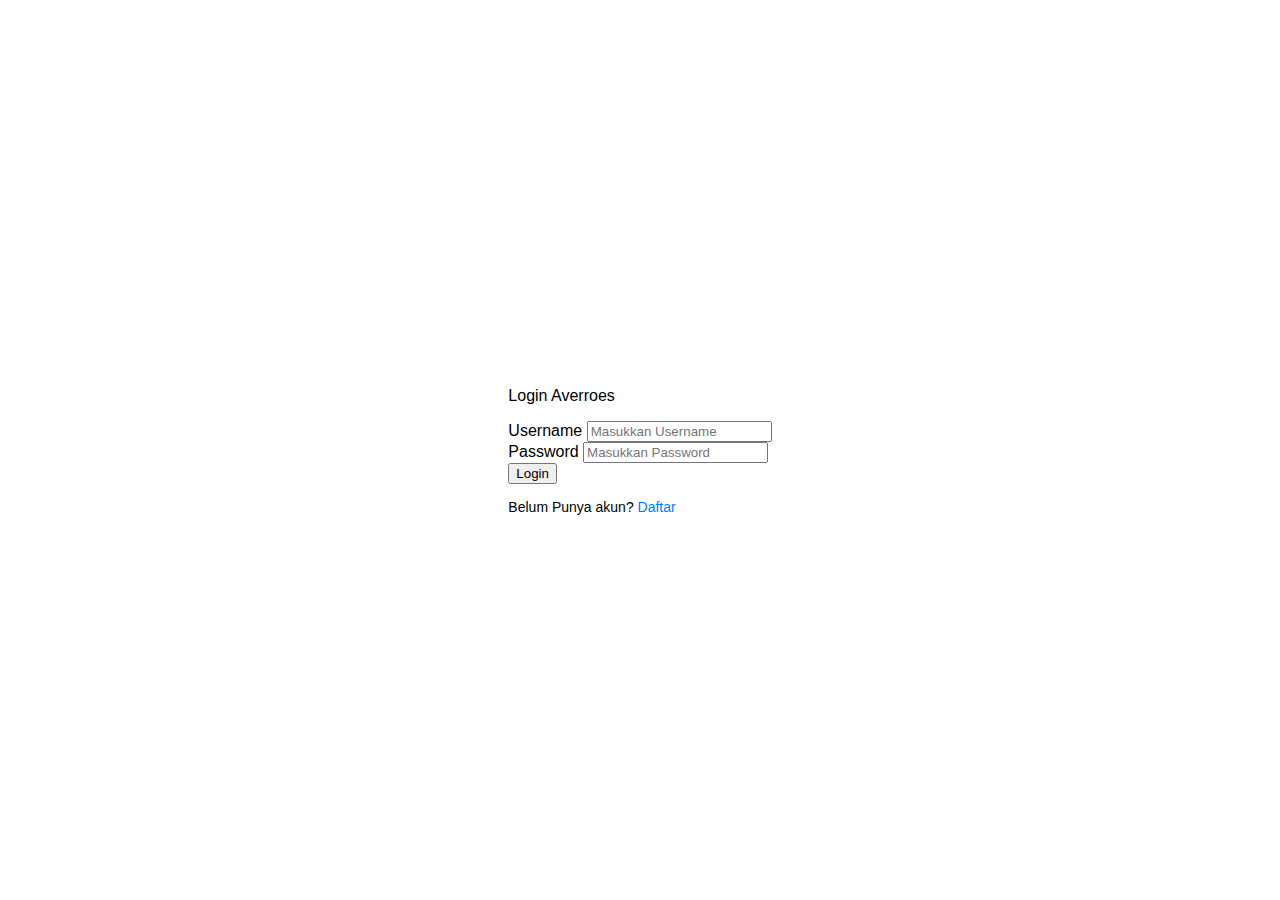
<file: rpl/login.html>
<!DOCTYPE html>
<html lang="en">

<head>
    <meta charset="UTF-8">
    <meta name="viewport" content="width=device-width, initial-scale=1.0">
    <title>Login Averroes</title>
<link rel="stylesheet" href="login.css"></head>

<body>
    <div class="card_login">
        <p class="judul_login">Login Averroes</p>
        <form action="">
            <label for="Username">Username</label>
            <input type="text" placeholder="Masukkan Username">
            <br>
            <label for="Password">Password</label>
            <input type="password" placeholder="Masukkan Password">
            <br>
            <button type="submit">Login</button>        </form>
        <p class="ket_daftar">Belum Punya akun? <a href="">Daftar</a></p>
    </div>


</body>

</html>
</file>
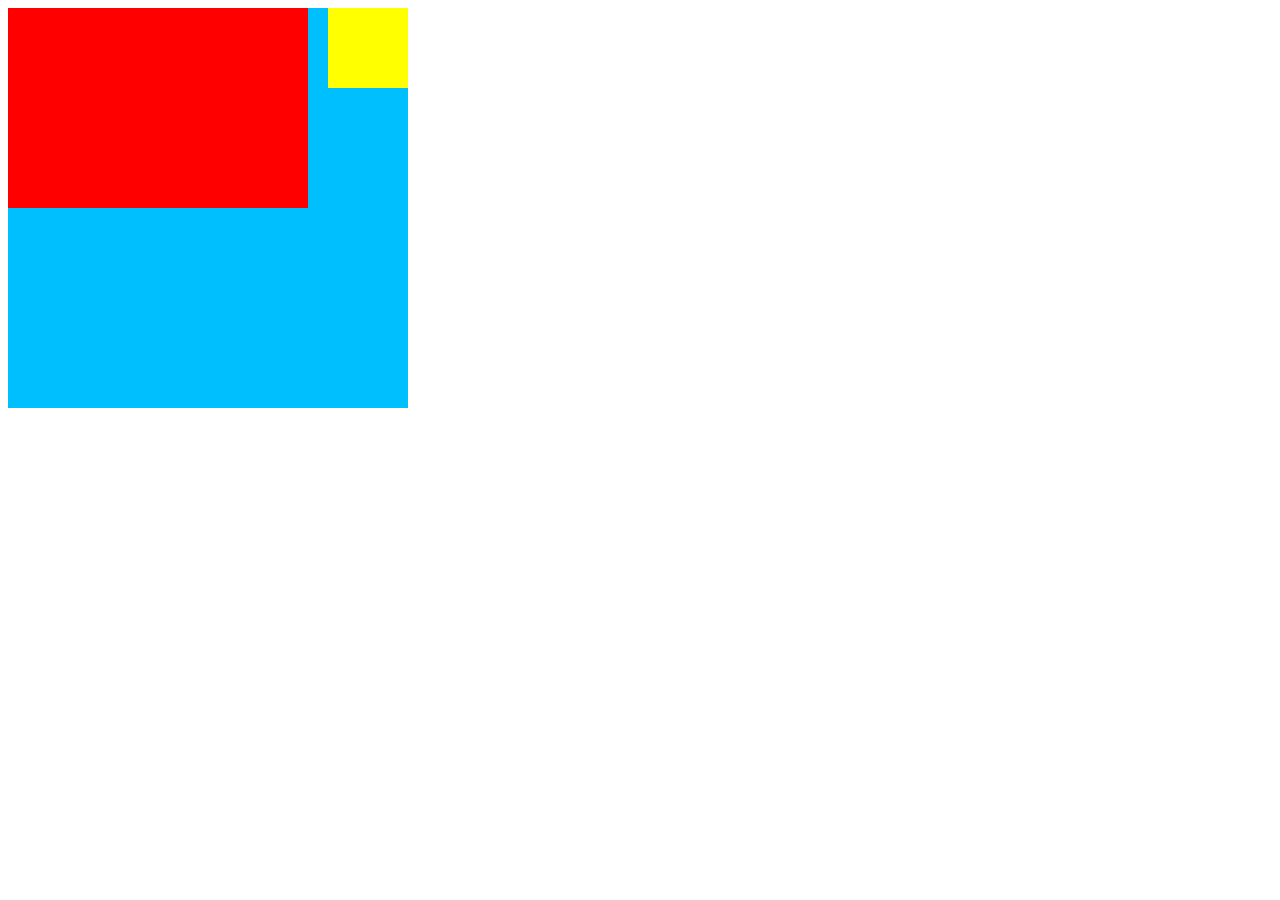
<file: rpl/ppp/coba.html>
<!DOCTYPE html>
<html>

<head>
	<style>
		.small-square {
			position: absolute;
			right: 0    ;
			height: 80px;
			width: 80px;
			background: yellow;
		}

		.medium-square {
			height: 200px;
			width: 300px;
			background: red;
		}

		.big-square {
			position: relative;
			height: 400px;
			width: 400px;
			background: deepskyblue;
		}
	</style>
</head>

<body>
	<div class="big-square">
		<div class="medium-square">
			<div class="small-square"></div>
		</div>
	</div>
</body>

</html>
</file>
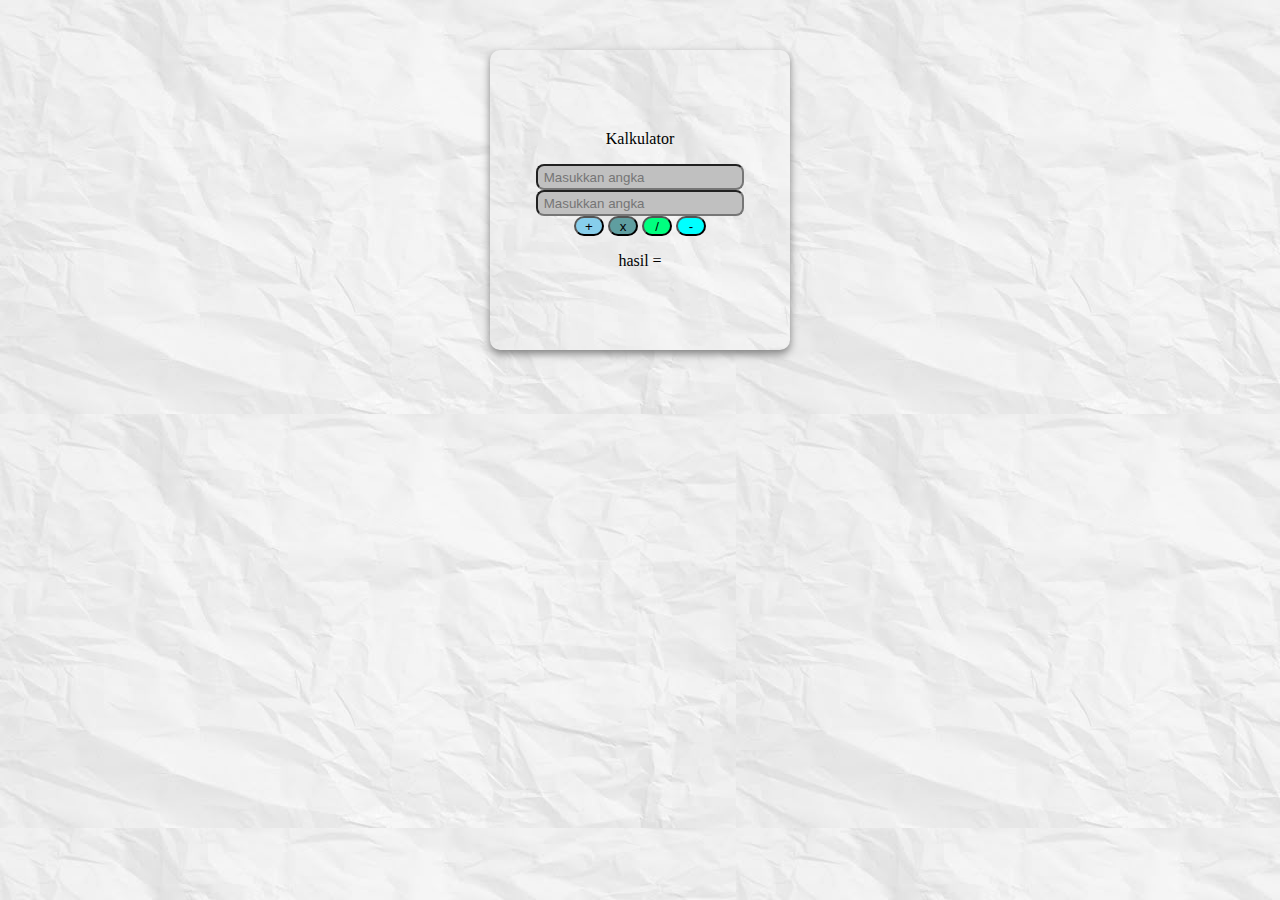
<file: rpl/ppp/latihanjs.html>
<!DOCTYPE html>
<html lang="en">
  <head>
    <meta charset="UTF-8" />
    <meta name="viewport" content="width=device-width, initial-scale=1.0" />
    <title>Document</title>
    <link rel="stylesheet" href="latihanjs.css" />
  </head>
  <body>
    <section class="Kalkulator">
        
      <div class="kotak">
        <p>Kalkulator</p>
        <div class="woi1">
          <input placeholder=" Masukkan angka" type="number" name="angka1" id="angka1" />
          <input placeholder=" Masukkan angka" type="number" name="angka2" id="angka2" />
        </div>
        <div class="woi2">
          <button id="tambah">+</button>
          <button id="kali">x</button>
          <button id="bagi">/</button>
          <button id="kurang">-</button>
        </div>
        <p id="hasil">hasil = </p>
        
      </div>
    </section>
    <script src="latihanjs.js"></script>
  </body>
</html>
</file>
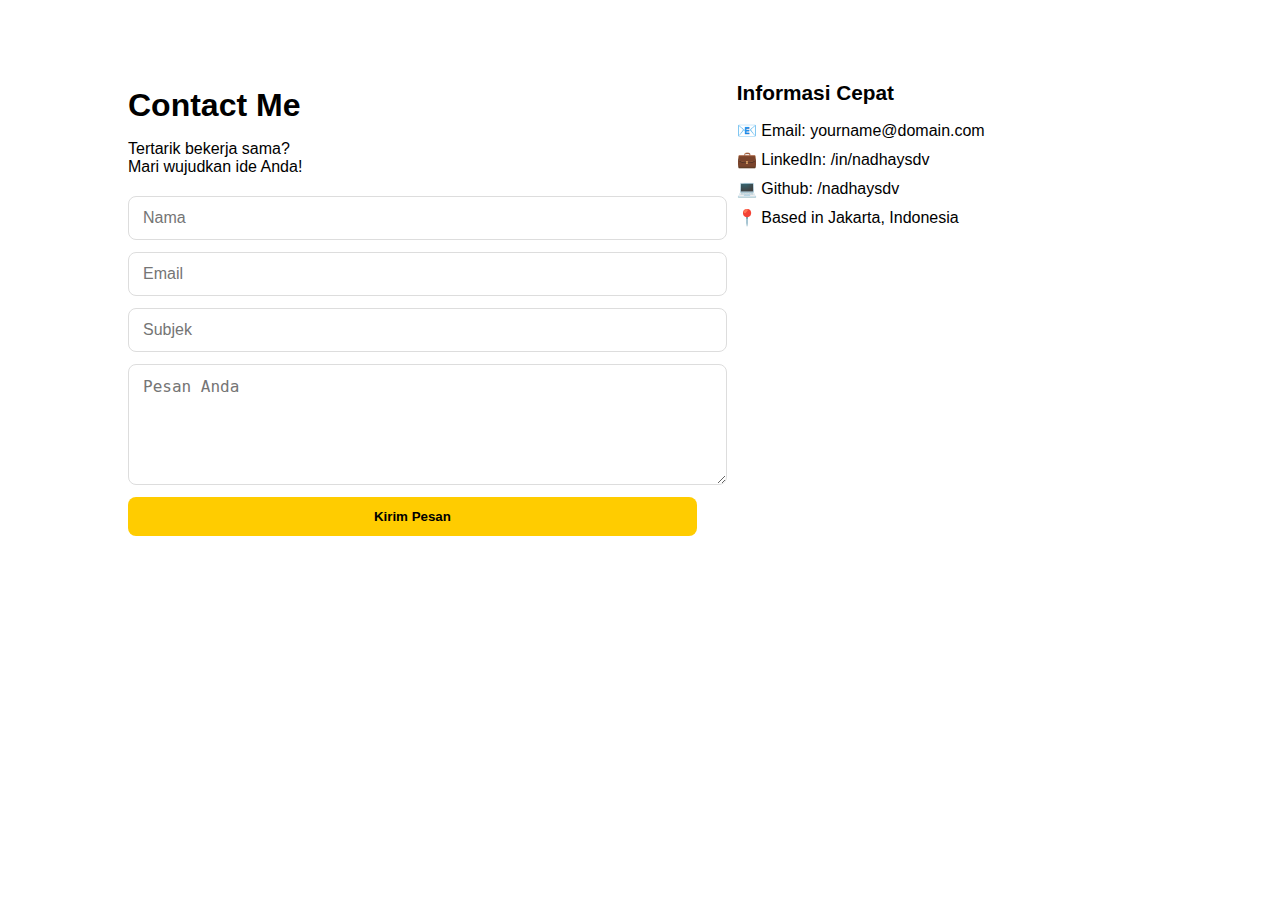
<file: rpl/ppp/nyacak.html>
<!DOCTYPE html>
<html lang="id">
<head>
  <meta charset="UTF-8">
  <meta name="viewport" content="width=device-width, initial-scale=1.0">
  <title>Contact Me</title>
  <link rel="stylesheet" href="nyacak.css">
</head>
<body>
  <section class="contact-section">
    <div class="contact-container">
      <div class="contact-left">
        <h2>Contact Me</h2>
        <p>Tertarik bekerja sama?<br>Mari wujudkan ide Anda!</p>

        <form action="#" class="contact-form">
          <input type="text" placeholder="Nama" required>
          <input type="email" placeholder="Email" required>
          <input type="text" placeholder="Subjek">
          <textarea rows="5" placeholder="Pesan Anda"></textarea>
          <button type="submit">Kirim Pesan</button>
        </form>
      </div>

      <div class="contact-right">
        <h3>Informasi Cepat</h3>
        <ul>
          <li>📧 Email: yourname@domain.com</li>
          <li>💼 LinkedIn: /in/nadhaysdv</li>
          <li>💻 Github: /nadhaysdv</li>
          <li>📍 Based in Jakarta, Indonesia</li>
        </ul>
      </div>
    </div>
  </section>
</body>
</html>
</file>
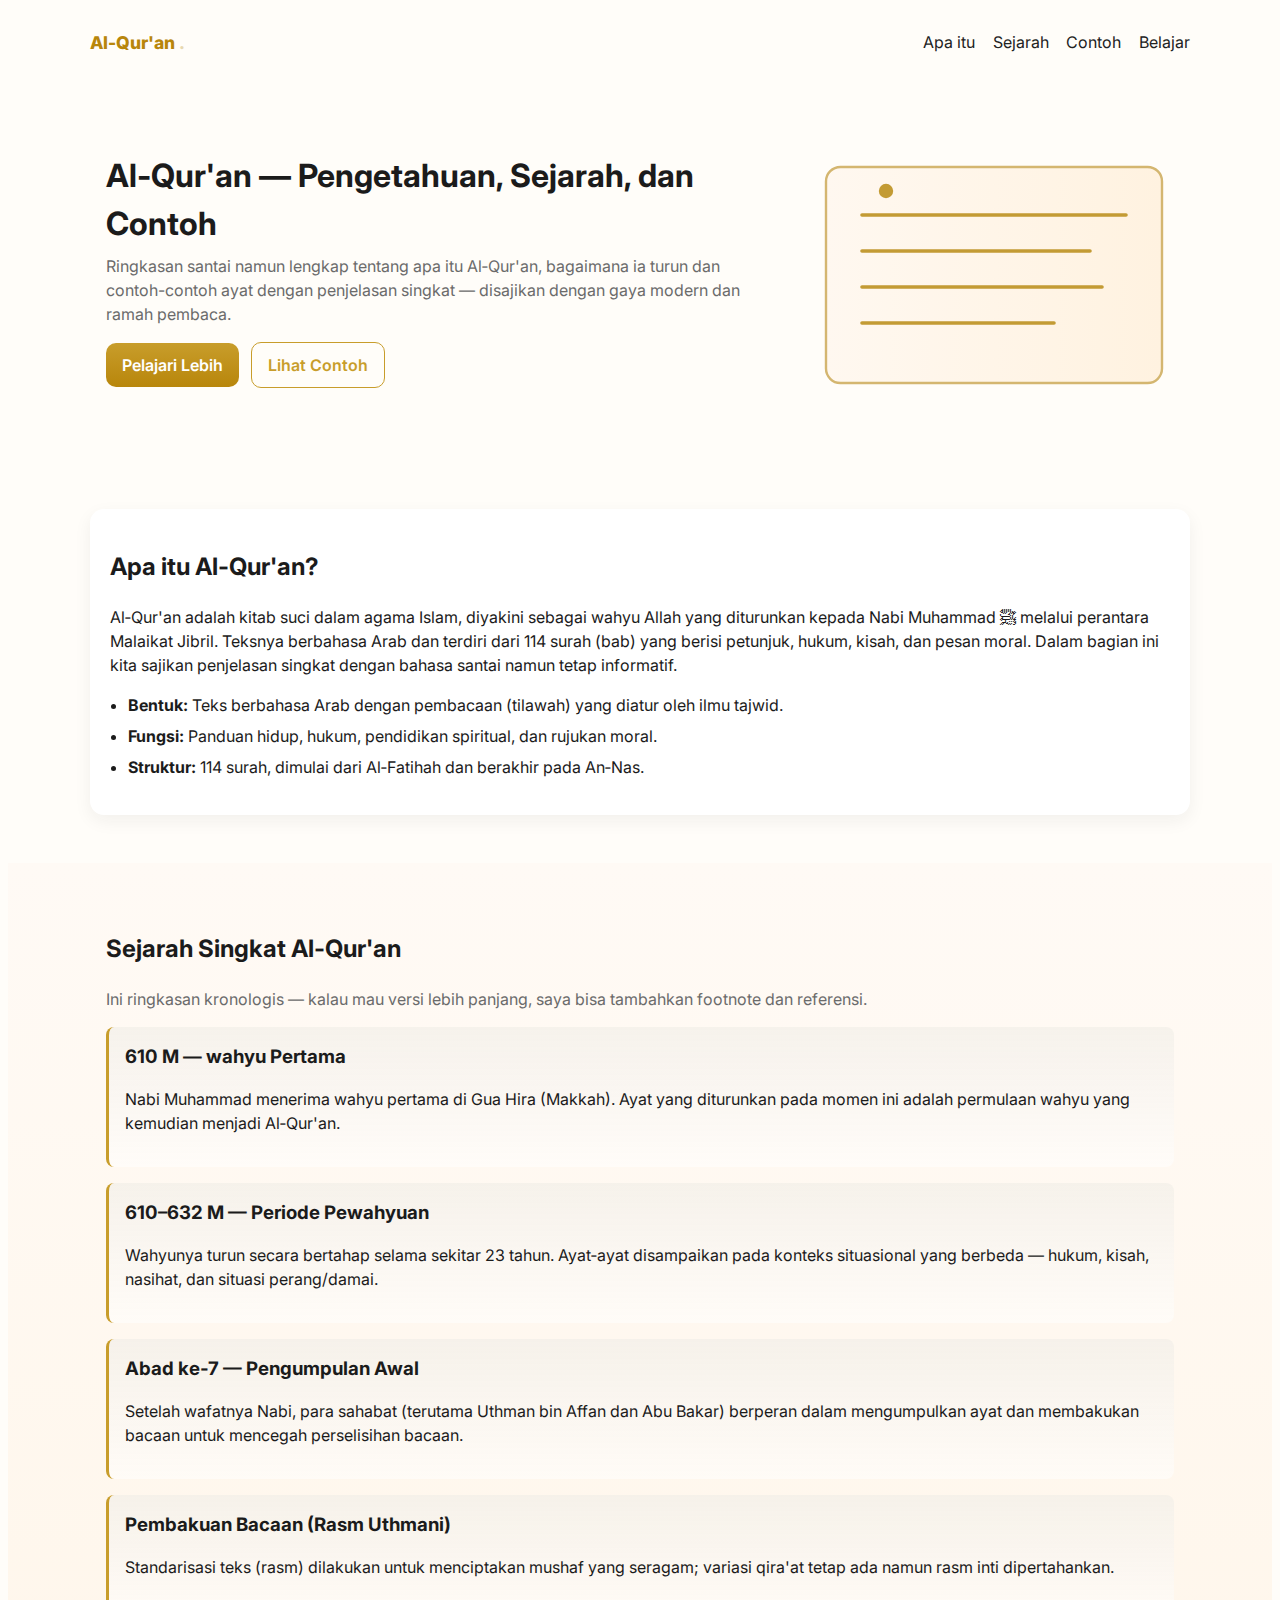
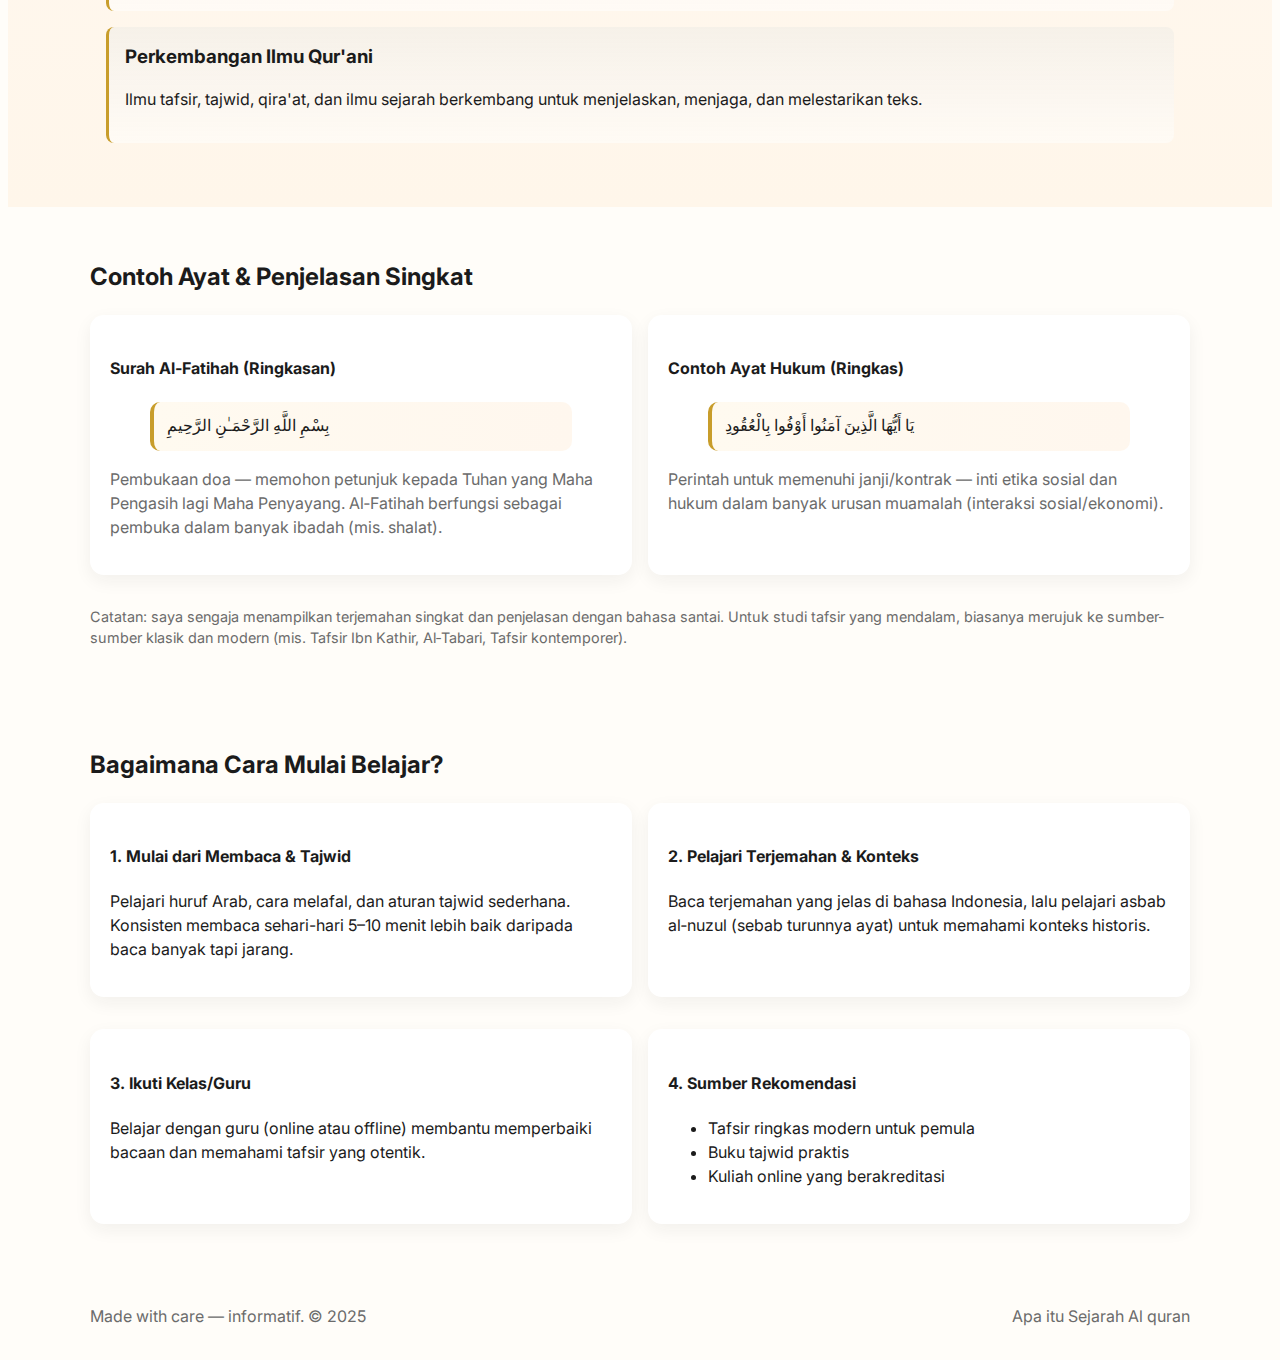
<file: rpl/ppp/ai/alquran.html>
<!doctype html>
<html lang="id">
<head>
<meta charset="utf-8" />
<meta name="viewport" content="width=device-width, initial-scale=1" />
<title>Al-Qur'an — Ringkas & Modern</title>
<meta name="description" content="Apa itu Al-Qur'an, sejarah lengkap, contoh ayat dan cara mempelajari — disajikan santai, informatif, dengan desain modern berwarna emas." />
<link rel="preconnect" href="https://fonts.gstatic.com" crossorigin>
<link href="https://fonts.googleapis.com/css2?family=Inter:wght@300;400;600;700;800&display=swap" rel="stylesheet">
<link rel="stylesheet" href="alquran.css">
</head>
<body>
<header class="site-header">
<div class="container header-inner">
<a class="brand" href="#">Al-Qur'an <span class="dot">.</span></a>
<nav class="nav" id="nav">
<a href="#about">Apa itu</a>
<a href="#history">Sejarah</a>
<a href="#examples">Contoh</a>
<a href="#learn">Belajar</a>
</nav>
<button class="nav-toggle" aria-label="Buka menu" id="navToggle">☰</button>
</div>
</header>


<main>
<section class="hero">
<div class="container hero-grid">
<div class="hero-text">
<h1>Al‑Qur'an — Pengetahuan, Sejarah, dan Contoh</h1>
<p class="lead">Ringkasan santai namun lengkap tentang apa itu Al‑Qur'an, bagaimana ia turun dan contoh-contoh ayat dengan penjelasan singkat — disajikan dengan gaya modern dan ramah pembaca.</p>
<p class="cta-row">
<a class="btn primary" href="#about">Pelajari Lebih</a>
<a class="btn ghost" href="#examples">Lihat Contoh</a>
</p>
</div>
<div class="hero-visual" aria-hidden="true">
<!-- simple illustrative SVG -->
<svg viewBox="0 0 300 220" class="illustration">
<defs>
<linearGradient id="g" x1="0" x2="1">
<stop offset="0" stop-color="#fff8f0" />
<stop offset="1" stop-color="#fff2e0" />
</linearGradient>
</defs>
<rect x="10" y="20" width="280" height="180" rx="12" fill="url(#g)" stroke="#d4b670" stroke-width="2" />
<path d="M40 60h220M40 90h190M40 120h200M40 150h160" stroke="#c39b34" stroke-width="3" stroke-linecap="round" />
<circle cx="60" cy="40" r="6" fill="#c39b34" />
</svg>
</div>
</div>
</section>


<section id="about" class="section container">
<div class="card">
<h2>Apa itu Al‑Qur'an?</h2>
<p>Al‑Qur'an adalah kitab suci dalam agama Islam, diyakini sebagai wahyu Allah yang diturunkan kepada Nabi Muhammad ﷺ melalui perantara Malaikat Jibril. Teksnya berbahasa Arab dan terdiri dari 114 surah (bab) yang berisi petunjuk, hukum, kisah, dan pesan moral. Dalam bagian ini kita sajikan penjelasan singkat dengan bahasa santai namun tetap informatif.</p>
<ul class="simple-list">
<li><strong>Bentuk:</strong> Teks berbahasa Arab dengan pembacaan (tilawah) yang diatur oleh ilmu tajwid.</li>
<li><strong>Fungsi:</strong> Panduan hidup, hukum, pendidikan spiritual, dan rujukan moral.</li>
<li><strong>Struktur:</strong> 114 surah, dimulai dari Al‑Fatihah dan berakhir pada An‑Nas.</li>
</ul>
</div>
</section>


<section id="history" class="section pale">
<div class="container">
<h2>Sejarah Singkat Al‑Qur'an</h2>
<p class="muted">Ini ringkasan kronologis — kalau mau versi lebih panjang, saya bisa tambahkan footnote dan referensi.</p>


<ol class="timeline">
<li>
<h3>610 M — wahyu Pertama</h3>
<p>Nabi Muhammad menerima wahyu pertama di Gua Hira (Makkah). Ayat yang diturunkan pada momen ini adalah permulaan wahyu yang kemudian menjadi Al‑Qur'an.</p>
</li>
<li>
<h3>610–632 M — Periode Pewahyuan</h3>
<p>Wahyunya turun secara bertahap selama sekitar 23 tahun. Ayat‑ayat disampaikan pada konteks situasional yang berbeda — hukum, kisah, nasihat, dan situasi perang/damai.</p>
</li>
<li>
<h3>Abad ke‑7 — Pengumpulan Awal</h3>
<p>Setelah wafatnya Nabi, para sahabat (terutama Uthman bin Affan dan Abu Bakar) berperan dalam mengumpulkan ayat dan membakukan bacaan untuk mencegah perselisihan bacaan.</p>
</li>
<li>
<h3>Pembakuan Bacaan (Rasm Uthmani)</h3>
<p>Standarisasi teks (rasm) dilakukan untuk menciptakan mushaf yang seragam; variasi qira'at tetap ada namun rasm inti dipertahankan.</p>
</li>
<li>
<h3>Perkembangan Ilmu Qur'ani</h3>
<p>Ilmu tafsir, tajwid, qira'at, dan ilmu sejarah berkembang untuk menjelaskan, menjaga, dan melestarikan teks.</p>
</li>
</ol>
</div>
</section>
<section id="examples" class="section container">
<h2>Contoh Ayat & Penjelasan Singkat</h2>


<div class="grid-2">
<article class="card example">
<h4>Surah Al‑Fatihah (Ringkasan)</h4>
<blockquote class="ayah">بِسْمِ اللَّهِ الرَّحْمَـٰنِ الرَّحِيمِ</blockquote>
<p class="explain">Pembukaan doa — memohon petunjuk kepada Tuhan yang Maha Pengasih lagi Maha Penyayang. Al‑Fatihah berfungsi sebagai pembuka dalam banyak ibadah (mis. shalat).</p>
</article>


<article class="card example">
<h4>Contoh Ayat Hukum (Ringkas)</h4>
<blockquote class="ayah">يَا أَيُّهَا الَّذِينَ آمَنُوا أَوْفُوا بِالْعُقُودِ</blockquote>
<p class="explain">Perintah untuk memenuhi janji/kontrak — inti etika sosial dan hukum dalam banyak urusan muamalah (interaksi sosial/ekonomi).</p>
</article>
</div>


<p class="note">Catatan: saya sengaja menampilkan terjemahan singkat dan penjelasan dengan bahasa santai. Untuk studi tafsir yang mendalam, biasanya merujuk ke sumber-sumber klasik dan modern (mis. Tafsir Ibn Kathir, Al‑Tabari, Tafsir kontemporer).</p>
</section>


<section id="learn" class="section container">
<h2>Bagaimana Cara Mulai Belajar?</h2>
<div class="learn-grid">
<div class="card">
<h4>1. Mulai dari Membaca & Tajwid</h4>
<p>Pelajari huruf Arab, cara melafal, dan aturan tajwid sederhana. Konsisten membaca sehari-hari 5–10 menit lebih baik daripada baca banyak tapi jarang.</p>
</div>
<div class="card">
<h4>2. Pelajari Terjemahan & Konteks</h4>
<p>Baca terjemahan yang jelas di bahasa Indonesia, lalu pelajari asbab al‑nuzul (sebab turunnya ayat) untuk memahami konteks historis.</p>
</div>
<div class="card">
<h4>3. Ikuti Kelas/Guru</h4>
<p>Belajar dengan guru (online atau offline) membantu memperbaiki bacaan dan memahami tafsir yang otentik.</p>
</div>
<div class="card">
<h4>4. Sumber Rekomendasi</h4>
<ul>
<li>Tafsir ringkas modern untuk pemula</li>
<li>Buku tajwid praktis</li>
<li>Kuliah online yang berakreditasi</li>
</ul>
</div>
</div>
</section>


</main>


<footer class="site-footer">
<div class="container footer-inner">
<p>Made with care — informatif. &copy; 2025</p>
<nav class="footer-nav">
<a href="#about">Apa itu</a>
<a href="#history">Sejarah</a>
<a href="#learn">Al quran</a>
</nav>
</div>
</footer>
<script>
// small nav toggle for mobile
const nav = document.getElementById('nav');
const btn = document.getElementById('navToggle');
btn.addEventListener('click', ()=> {
nav.classList.toggle('open');
});
</script>
</body>
</html>
</file>
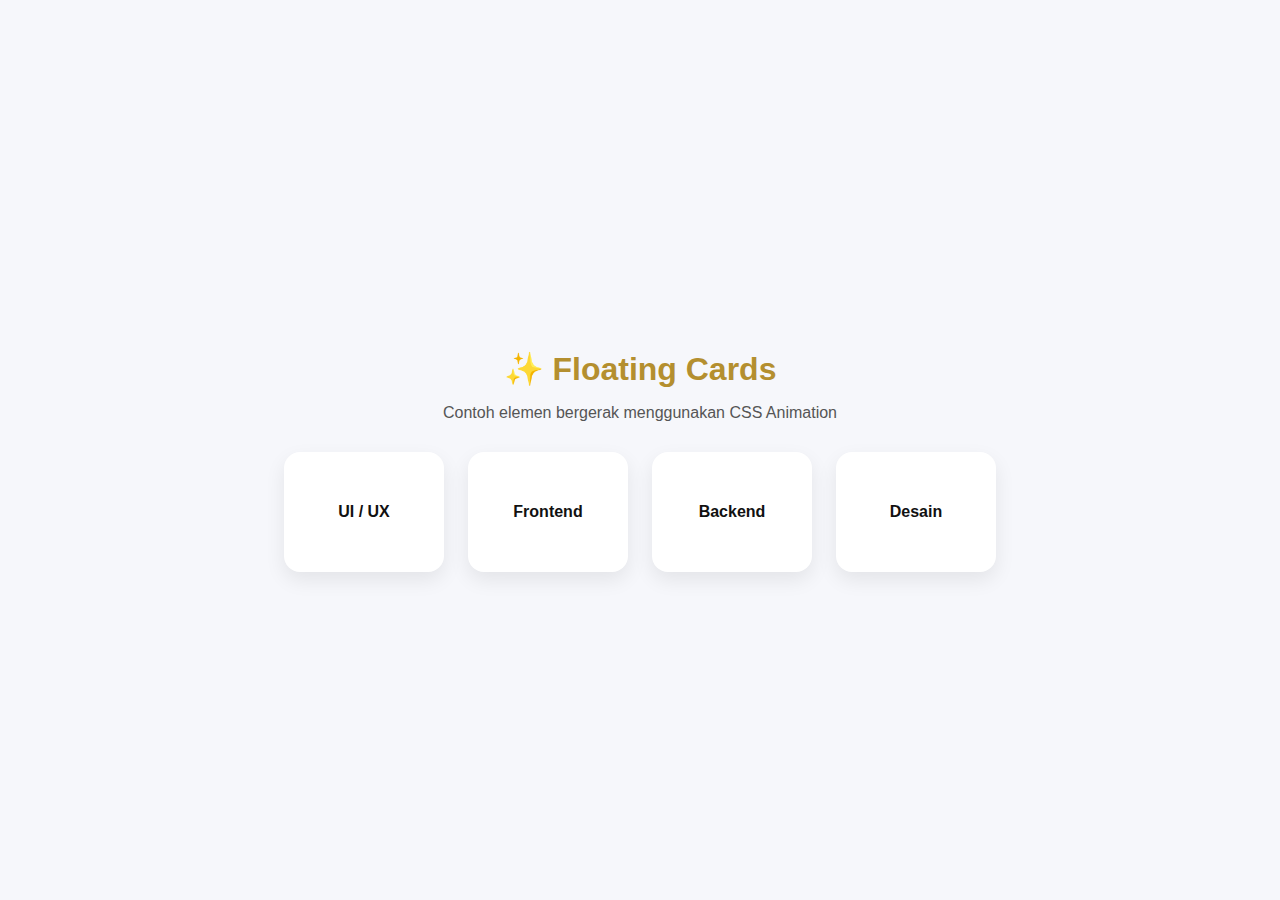
<file: rpl/ppp/ai/gerak.html>
<!DOCTYPE html>
<html lang="id">
<head>
  <meta charset="UTF-8">
  <meta name="viewport" content="width=device-width, initial-scale=1.0">
  <title>Floating Cards</title>
  <link rel="stylesheet" href="gerak.css">
</head>
<body>
  <main class="container">
    <h1>✨ Floating Cards</h1>
    <p class="subtitle">Contoh elemen bergerak menggunakan CSS Animation</p>

    <section class="cards">
      <div class="card">UI / UX</div>
      <div class="card">Frontend</div>
      <div class="card">Backend</div>
      <div class="card">Desain</div>
    </section>
  </main>
</body>
</html>
</file>
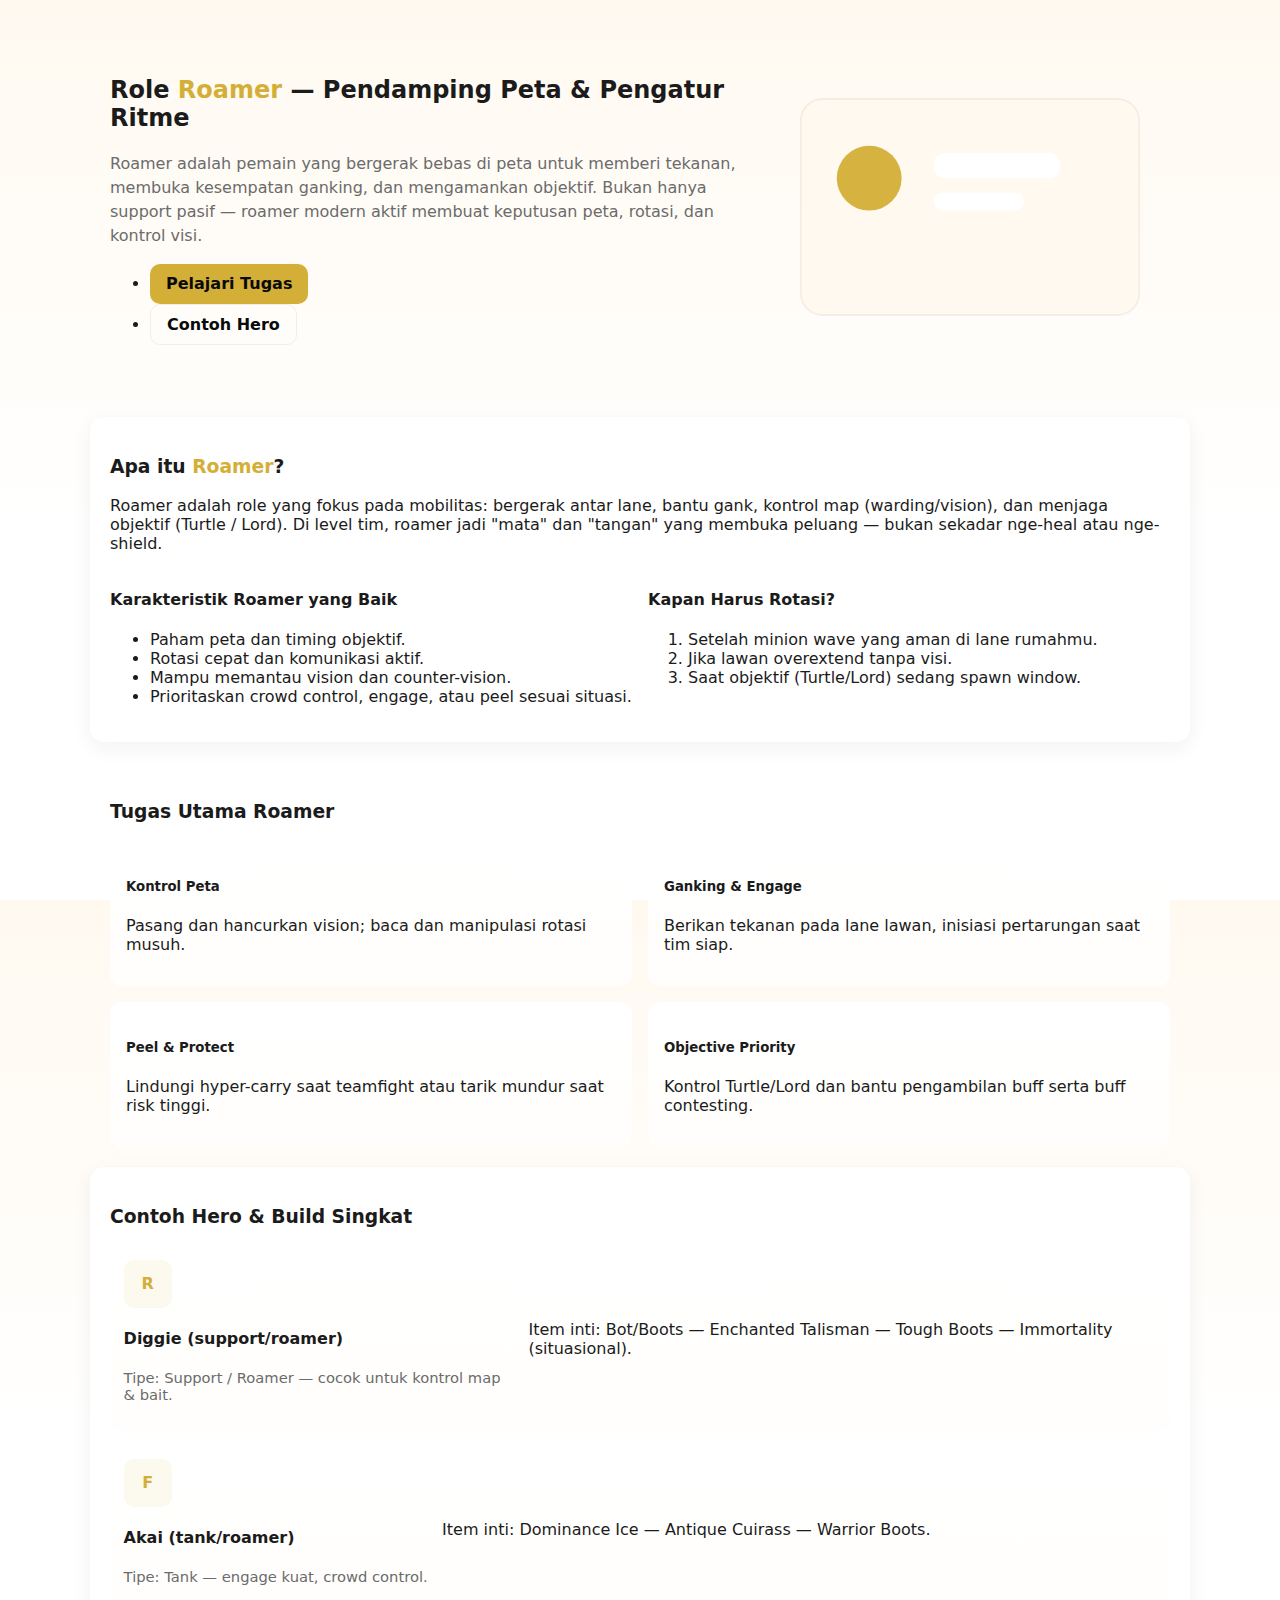
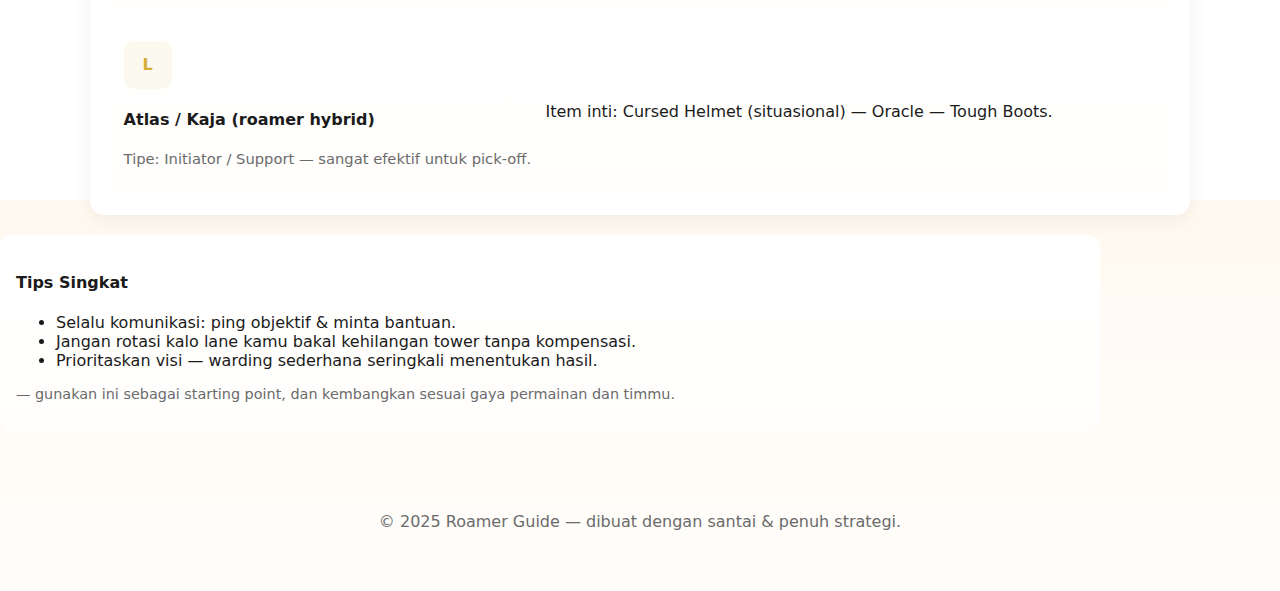
<file: rpl/ppp/ai/roamer.html>
<!doctype html>

<link rel="stylesheet" href="roamer.css">
<main>
<section class="hero">
<div class="container hero-grid">
<div class="hero-content">
<h2>Role <span class="accent">Roamer</span> — Pendamping Peta & Pengatur Ritme</h2>
<p class="lead">Roamer adalah pemain yang bergerak bebas di peta untuk memberi tekanan, membuka kesempatan ganking, dan mengamankan objektif. Bukan hanya support pasif — roamer modern aktif membuat keputusan peta, rotasi, dan kontrol visi.</p>


<ul class="hero-ctas">
<li><a href="#tugas" class="btn">Pelajari Tugas</a></li>
<li><a href="#contoh" class="btn btn-ghost">Contoh Hero</a></li>
</ul>
</div>


<div class="hero-art">
<!-- lightweight illustration (SVG) -->
<svg viewBox="0 0 200 140" class="illustration" aria-hidden="true">
<rect x="6" y="10" width="188" height="120" rx="12" fill="var(--cream)" stroke="rgba(0,0,0,0.05)"/>
<g transform="translate(20,30)">
<circle cx="24" cy="24" r="18" fill="var(--gold)" opacity="0.95"/>
<rect x="60" y="10" width="70" height="14" rx="6" fill="#fff"/>
<rect x="60" y="32" width="50" height="10" rx="5" fill="#fff"/>
</g>
</svg>
</div>
</div>
</section>


<section id="apa" class="container card">
<h3>Apa itu <span class="accent">Roamer</span>?</h3>
<p>Roamer adalah role yang fokus pada mobilitas: bergerak antar lane, bantu gank, kontrol map (warding/vision), dan menjaga objektif (Turtle / Lord). Di level tim, roamer jadi "mata" dan "tangan" yang membuka peluang — bukan sekadar nge-heal atau nge-shield.</p>


<div class="two-col">
<div>
<h4>Karakteristik Roamer yang Baik</h4>
<ul>
<li>Paham peta dan timing objektif.</li>
<li>Rotasi cepat dan komunikasi aktif.</li>
<li>Mampu memantau vision dan counter-vision.</li>
<li>Prioritaskan crowd control, engage, atau peel sesuai situasi.</li>
</ul>
</div>
<div>
<h4>Kapan Harus Rotasi?</h4>
<ol>
<li>Setelah minion wave yang aman di lane rumahmu.</li>
<li>Jika lawan overextend tanpa visi.</li>
<li>Saat objektif (Turtle/Lord) sedang spawn window.</li>
</ol>
</div>
</div>
</section>
<section id="tugas" class="container">
<h3>Tugas Utama Roamer</h3>
<div class="grid-cards">
<article class="info-card">
<h5>Kontrol Peta</h5>
<p>Pasang dan hancurkan vision; baca dan manipulasi rotasi musuh.</p>
</article>
<article class="info-card">
<h5>Ganking & Engage</h5>
<p>Berikan tekanan pada lane lawan, inisiasi pertarungan saat tim siap.</p>
</article>
<article class="info-card">
<h5>Peel & Protect</h5>
<p>Lindungi hyper-carry saat teamfight atau tarik mundur saat risk tinggi.</p>
</article>
<article class="info-card">
<h5>Objective Priority</h5>
<p>Kontrol Turtle/Lord dan bantu pengambilan buff serta buff contesting.</p>
</article>
</div>
</section>


<section id="contoh" class="container card">
<h3>Contoh Hero & Build Singkat</h3>
<div class="hero-list">
<div class="hero-item">
<div class="hero-meta">
<div class="hero-sigil">R</div>
<h4>Diggie (support/roamer)</h4>
<p class="muted">Tipe: Support / Roamer — cocok untuk kontrol map & bait.</p>
</div>
<div class="hero-body">
<p>Item inti: Bot/Boots — Enchanted Talisman — Tough Boots — Immortality (situasional).</p>
</div>
</div>


<div class="hero-item">
<div class="hero-meta">
<div class="hero-sigil">F</div>
<h4>Akai (tank/roamer)</h4>
<p class="muted">Tipe: Tank — engage kuat, crowd control.</p>
</div>
<div class="hero-body">
<p>Item inti: Dominance Ice — Antique Cuirass — Warrior Boots.</p>
</div>
</div>


<div class="hero-item">
<div class="hero-meta">
<div class="hero-sigil">L</div>
<h4>Atlas / Kaja (roamer hybrid)</h4>
<p class="muted">Tipe: Initiator / Support — sangat efektif untuk pick-off.</p>
</div>
<div class="hero-body">
<p>Item inti: Cursed Helmet (situasional) — Oracle — Tough Boots.</p>
</div>
</div>
</div>
</section>





<section class="container footer-card">
<h4>Tips Singkat</h4>
<ul>
<li>Selalu komunikasi: ping objektif & minta bantuan.</li>
<li>Jangan rotasi kalo lane kamu bakal kehilangan tower tanpa kompensasi.</li>
<li>Prioritaskan visi — warding sederhana seringkali menentukan hasil.</li>
</ul>


<p class="muted small"> — gunakan ini sebagai starting point, dan kembangkan sesuai gaya permainan dan timmu.</p>
</section>


</main>


<footer class="site-footer">
<div class="container">
<p>© 2025 Roamer Guide — dibuat dengan santai & penuh strategi.</p>
</div>
</footer>


</body>
</html>
</file>
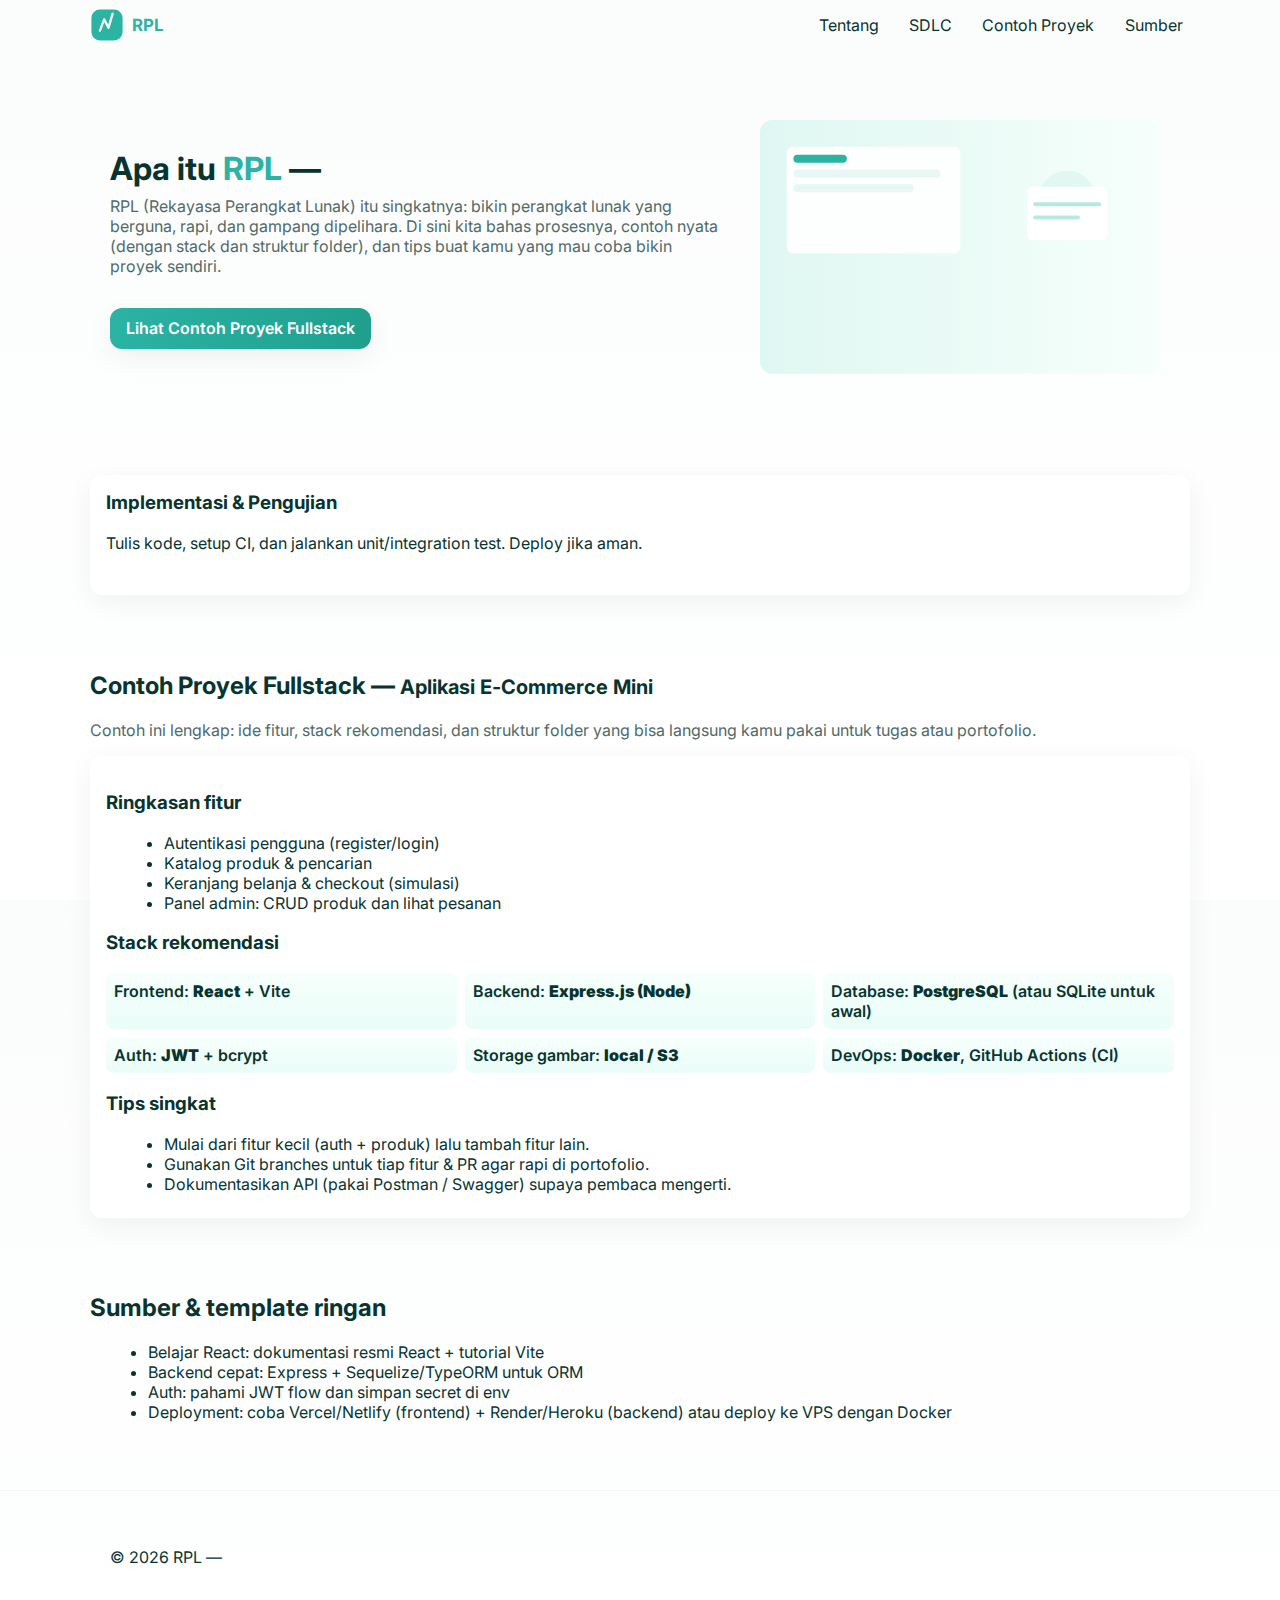
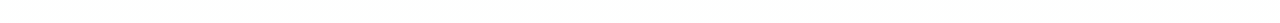
<file: rpl/ppp/ai/rpl.html>
<!doctype html>
<link rel="preconnect" href="https://fonts.googleapis.com">
<link rel="preconnect" href="https://fonts.gstatic.com" crossorigin>
<link href="https://fonts.googleapis.com/css2?family=Inter:wght@300;400;600;700&display=swap" rel="stylesheet">
<link rel="stylesheet" href="rpl.css">
</head>
<body>
<header class="site-header">
<div class="container header-inner">
<a class="brand" href="#">
<!-- simple inline logo -->
<svg width="34" height="34" viewBox="0 0 24 24" aria-hidden="true" focusable="false">
<rect x="1" y="1" width="22" height="22" rx="6" fill="#2bb3a3" />
<path d="M7 16l3-8 3 6 3-10" stroke="#fff" stroke-width="1.6" stroke-linecap="round" stroke-linejoin="round" fill="none" />
</svg>
<span class="brand-text">RPL </span>
</a>
<nav class="main-nav" aria-label="Main navigation">
<a href="#about">Tentang</a>
<a href="#proses">SDLC</a>
<a href="#contoh">Contoh Proyek</a>
<a href="#resources">Sumber</a>
</nav>
<button class="btn-toggle" aria-expanded="false" aria-label="Buka menu">☰</button>
</div>
</header>


<main>
<section class="hero">
<div class="container hero-grid">
<div class="hero-text">
<h1>Apa itu <span>RPL</span> — </h1>
<p class="lead">RPL (Rekayasa Perangkat Lunak) itu singkatnya: bikin perangkat lunak yang berguna, rapi, dan gampang dipelihara. Di sini kita bahas prosesnya, contoh nyata (dengan stack dan struktur folder), dan tips buat kamu yang mau coba bikin proyek sendiri.</p>
<a class="btn-primary" href="#contoh">Lihat Contoh Proyek Fullstack</a>
</div>


<div class="hero-illustration" aria-hidden="true">
<!-- light illustration made from inline SVG (no external images) -->
<svg viewBox="0 0 600 380" xmlns="http://www.w3.org/2000/svg">
<defs>
<linearGradient id="g1" x1="0" x2="1">
<stop offset="0" stop-color="#dff7f2" />
<stop offset="1" stop-color="#f6fffb" />
</linearGradient>
</defs>
<rect width="100%" height="100%" rx="18" fill="url(#g1)" />
<g transform="translate(40,40)">
<rect x="0" y="0" width="260" height="160" rx="10" fill="#ffffff" opacity="0.9" />
<rect x="10" y="12" width="80" height="12" rx="6" fill="#2bb3a3" />
<rect x="10" y="34" width="220" height="12" rx="6" fill="#e6f7f4" />
<rect x="10" y="56" width="180" height="12" rx="6" fill="#e6f7f4" />
<circle cx="420" cy="80" r="44" fill="#2bb3a3" opacity="0.08" />
<g transform="translate(360,60)">
<rect x="0" y="0" width="120" height="80" rx="8" fill="#fff" opacity="0.96" />
<path d="M12 26h96M12 46h64" stroke="#b6e9e0" stroke-width="6" stroke-linecap="round" />
</g>
</g>
</svg>
</div>
</div>
</section>
<section id="about" class="container section">
</article>
<article class="card">
<h3>Implementasi & Pengujian</h3>
<p>Tulis kode, setup CI, dan jalankan unit/integration test. Deploy jika aman.</p>
</article>
</div>
</section>


<section id="contoh" class="container section">
<h2>Contoh Proyek Fullstack — <small>Aplikasi E‑Commerce Mini</small></h2>
<p class="muted">Contoh ini lengkap: ide fitur, stack rekomendasi, dan struktur folder yang bisa langsung kamu pakai untuk tugas atau portofolio.</p>


<div class="example-card">
<h3>Ringkasan fitur</h3>
<ul>
<li>Autentikasi pengguna (register/login)</li>
<li>Katalog produk & pencarian</li>
<li>Keranjang belanja & checkout (simulasi)</li>
<li>Panel admin: CRUD produk dan lihat pesanan</li>
</ul>


<h3>Stack rekomendasi</h3>
<div class="stack-grid">
<div class="stack">Frontend: <strong>React</strong> + Vite</div>
<div class="stack">Backend: <strong>Express.js (Node)</strong></div>
<div class="stack">Database: <strong>PostgreSQL</strong> (atau SQLite untuk awal)</div>
<div class="stack">Auth: <strong>JWT</strong> + bcrypt</div>
<div class="stack">Storage gambar: <strong>local / S3</strong></div>
<div class="stack">DevOps: <strong>Docker</strong>, GitHub Actions (CI)</div>
</div>




<h3>Tips singkat</h3>
<ul>
<li>Mulai dari fitur kecil (auth + produk) lalu tambah fitur lain.</li>
<li>Gunakan Git branches untuk tiap fitur & PR agar rapi di portofolio.</li>
<li>Dokumentasikan API (pakai Postman / Swagger) supaya pembaca mengerti.</li>
</ul>
</div>
</section>


<section id="resources" class="container section">
<h2>Sumber & template ringan</h2>
<ul class="resources-list">
<li>Belajar React: dokumentasi resmi React + tutorial Vite</li>
<li>Backend cepat: Express + Sequelize/TypeORM untuk ORM</li>
<li>Auth: pahami JWT flow dan simpan secret di env</li>
<li>Deployment: coba Vercel/Netlify (frontend) + Render/Heroku (backend) atau deploy ke VPS dengan Docker</li>
</ul>
</section>
</main>


<footer class="site-footer">
<div class="container">
<p>© <span id="year"></span> RPL  — </p>
</div>
</footer>


<script>
document.getElementById('year').textContent = new Date().getFullYear();
const btn = document.querySelector('.btn-toggle');
const nav = document.querySelector('.main-nav');
btn.addEventListener('click', () => {
const expanded = btn.getAttribute('aria-expanded') === 'true';
btn.setAttribute('aria-expanded', String(!expanded));
nav.classList.toggle('open');
});
</script>
</body>
</html>
</file>
<file: rpl/login.css>
body {
font-family: Arial, sans-serif;
      background-color: #ffffff;
      display: flex;
      justify-content: center;
      align-items: center;
      height: 100vh;
      margin: 0;
    }

.login-container {
      background-color: #7c3d3d;
      padding: 30px;
      border-radius: 10px;
      box-shadow: 0 0 10px rgba(0, 0, 0, 0.1);
      width: 320px;
      text-align: center;
    }

h2 {
      margin-bottom: 20px;
      color: #333;
    }
.login-container input[type="text"],
.login-container input[type="password"] {
      width: 100%;
      padding: 10px;
      margin: 8px 0 16px 0;
      border: 1px solid #ccc;
      border-radius: 5px;
      box-sizing: border-box;
    }


.login-container input[type="submit"] {
    background-color: #007bff; 
    color: white;
    padding: 10px;
    border: none;
    border-radius: 5px;
    cursor: pointer;
    font-size: 16px;
}


.login-container input[type="submit"]:hover {
    background-color: #0056b3;
}


.ket_daftar {
    margin-top: 15px;
    font-size: 14px;
}


.ket_daftar a {
    color: #007bff;
    text-decoration: none;
}


.ket_daftar a:hover {
    text-decoration: underline;
}
</file>
<file: rpl/ppp/latihanjs.css>
body{
    background-color: gold;
    font-family: "poppins";
    background-image: url(woilah.jpg);
    
}

.kotak{
    width: 200px;
    height: 200px;
    background-color: gold;
    margin: 50px auto;
    display: flex;
    flex-direction: column;
    align-items: center;
    justify-content: center;
    padding: 50px;
    border-radius: 10px;
    box-shadow: 0 4px 8px grey;
    color: black;
    background-image: url(woilah.jpg);
}

#angka1{
    border-radius: 8px;
    width:200px;
    height: 20px;
    background-color: silver;   
}
#angka1:hover{
    transform: scale(1.1);
    color: black;
    background-color: gold;
}

#angka2 {
    border-radius: 8px;
    width: 200px;
    height: 20px;
    align-items: center;
    background-color: silver;
}
#angka2:hover{
     transform: scale(1.1);
    color: black;
    background-color: gold;
}
#tambah{
    border-radius: 10px;
    width: 30px;
    height: 20px;
    background-color: skyblue;
}
#tambah:hover{
    transform: scale(1.4);
    color: black;
    background-color: gold;
}
#kali{
    border-radius: 20px;
    width: 30px;
    height: 20px;
    background-color: cadetblue;
}
#kali:hover{
    transform: scale(1.4);
    color: black;
    background-color: silver;
}
#bagi{
    border-radius: 20px;
    width: 30px;
    height: 20px;
    background-color: springgreen;
}
#bagi:hover{
    transform: scale(1.4);
    color: black;
    background-color: hotpink;
}
#kurang{
    border-radius: 20px;
    width: 30px;
    height: 20px;
    background-color: aqua;
}
#kurang:hover{
    transform: scale(1.4);
    color: black;
    background-color: turquoise;
}
</file>
<file: rpl/ppp/nyacak.css>
body {
  font-family: "Poppins", sans-serif;
  margin: 0;
  background-color: #ffffff;
  color: #000;
}

.contact-section {
  padding: 60px 10%;
  background-color: white;
}

.contact-container {
  display: flex;
  justify-content: space-between;
  align-items: flex-start;
  flex-wrap: wrap;
  gap: 40px;
}

.contact-left {
  flex: 1 1 50%;
}

.contact-left h2 {
  font-size: 2rem;
  margin-bottom: 10px;
  font-weight: 700;
}

.contact-left p {
  font-size: 1rem;
  margin-bottom: 20px;
}

.contact-form {
  display: flex;
  flex-direction: column;
  gap: 12px;
}

.contact-form input,
.contact-form textarea {
  width: 100%;
  padding: 12px 14px;
  border: 1.5px solid #ddd;
  border-radius: 8px;
  font-size: 1rem;
  outline: none;
  transition: 0.2s ease;
}

.contact-form input:focus,
.contact-form textarea:focus {
  border-color: #ffcc00;
  box-shadow: 0 0 5px rgba(255, 204, 0, 0.4);
}

.contact-form button {
  background-color: #ffcc00;
  color: #000;
  font-weight: 600;
  border: none;
  border-radius: 8px;
  padding: 12px;
  cursor: pointer;
  transition: 0.3s ease;
}

.contact-form button:hover {
  background-color: #e6b800;
}

.contact-right {
  flex: 1 1 35%;
}

.contact-right h3 {
  font-size: 1.3rem;
  margin-bottom: 15px;
  font-weight: 700;
}

.contact-right ul {
  list-style: none;
  padding: 0;
}

.contact-right li {
  margin-bottom: 10px;
  font-size: 1rem;
}

/* Responsif */
@media (max-width: 768px) {
  .contact-container {
    flex-direction: column;
  }
}
</file>
<file: rpl/ppp/ai/alquran.css>
:root{
--bg:#fffdf9;
--card:#ffffff;
--gold:#c89d2b; /* utama */
--gold-2:#b8860b;
--muted:#6b6b6b;
--radius:14px;
--container:1100px;
--glass: rgba(255,255,255,0.6);
}
*{box-sizing:border-box}
html,body{height:100%;font-family:Inter,system-ui,-apple-system,Segoe UI,Roboto,'Helvetica Neue',Arial;line-height:1.5;color:#1b1b1b;background:var(--bg);}
.container{max-width:var(--container);margin:0 auto;padding:1rem}
.header-inner{display:flex;gap:1rem;align-items:center;justify-content:space-between;padding:1rem 0}
.brand{font-weight:800;color:var(--gold-2);text-decoration:none;font-size:1.1rem}
.brand .dot{color:#e7d8b0}
.nav{display:flex;gap:1.1rem}
.nav a{color:#222;text-decoration:none;padding:0.4rem 0;border-bottom:2px solid transparent}
.nav a:hover{border-bottom-color:var(--gold)}
.nav-toggle{display:none;background:transparent;border:0;font-size:1.3rem}


.hero{padding:3rem 0}
.hero-grid{display:grid;grid-template-columns:1fr 360px;gap:2rem;align-items:center}
.hero-text h1{font-size:2rem;margin:0 0 0.4rem}
.lead{color:var(--muted);margin:0 0 1rem}
.cta-row{margin-top:1rem}
.btn{display:inline-block;padding:0.6rem 1rem;border-radius:10px;text-decoration:none;font-weight:600}
.btn.primary{background:linear-gradient(180deg,var(--gold),var(--gold-2));color:white}
.btn.ghost{border:1px solid var(--gold);color:var(--gold);background:transparent;margin-left:0.5rem}
.illustration{width:100%;height:auto;max-width:360px}


.section{padding:2rem 0}
.pale{background:linear-gradient(180deg,#fffaf5, #fff6ea)}
.card{background:var(--card);padding:1.25rem;border-radius:var(--radius);box-shadow:0 6px 18px rgba(34,34,34,0.06);margin-bottom:1rem}
.simple-list{margin-top:0.5rem;padding-left:1.1rem}
.simple-list li{margin:0.45rem 0}
.timeline{list-style:none;padding-left:0}
.timeline li{margin:1rem 0;padding:1rem;border-left:3px solid var(--gold);border-radius:8px;background:linear-gradient(180deg, rgba(240,237,231,0.6), rgba(255,255,255,0.5));}
.timeline h3{margin:0 0 0.4rem}


.grid-2{display:grid;grid-template-columns:repeat(2,1fr);gap:1rem}
.example .ayah{font-family:serif;background:linear-gradient(90deg,#fffaf0,#fff7ee);padding:0.8rem;border-radius:10px;border-left:4px solid var(--gold);}
.explain{margin-top:0.5rem;color:var(--muted)}
.note{font-size:0.9rem;color:var(--muted)}


.learn-grid{display:grid;grid-template-columns:repeat(2,1fr);gap:1rem}
.footer-inner{display:flex;align-items:center;justify-content:space-between;padding:1rem 0;color:var(--muted)}
.footer-inner a{color:var(--muted);text-decoration:none}


/* Responsive */
@media (max-width:960px){
.hero-grid{grid-template-columns:1fr}
.grid-2{grid-template-columns:1fr}
.learn-grid{grid-template-columns:1fr}
}
@media (max-width:720px){
.nav{display:none}
.nav.open{display:flex;position:absolute;left:1rem;top:64px;background:var(--card);padding:1rem;border-radius:10px;box-shadow:0 8px 24px rgba(0,0,0,0.08);flex-direction:column}
.nav-toggle{display:block}
.header-inner{position:relative}
}


/* small helpers */
.muted{color:var(--muted)}
.h4{margin:0}


/* accessibility tweaks */
:focus{outline:3px solid rgba(200,157,43,0.25);outline-offset:3px}


/* End of styles */
</file>
<file: rpl/ppp/ai/gerak.css>
:root {
  --bg: #f6f7fb;
  --card: #ffffff;
  --accent: #b48f2f; /* warna emas lembut */
  --shadow: rgba(0, 0, 0, 0.08);
  font-family: 'Poppins', sans-serif;
}

body {
  background: var(--bg);
  margin: 0;
  display: flex;
  justify-content: center;
  align-items: center;
  min-height: 100vh;
  color: #111;
}

.container {
  text-align: center;
  max-width: 900px;
  padding: 20px;
}

h1 {
  margin-bottom: 10px;
  color: var(--accent);
  font-weight: 600;
}

.subtitle {
  color: #555;
  margin-bottom: 30px;
}

.cards {
  display: flex;
  justify-content: center;
  flex-wrap: wrap;
  gap: 24px;
}

.card {
  width: 160px;
  height: 120px;
  background: var(--card);
  border-radius: 16px;
  display: grid;
  place-items: center;
  font-weight: 600;
  box-shadow: 0 8px 20px var(--shadow);
  animation: float 4s ease-in-out infinite;
  transition: transform 0.3s ease, box-shadow 0.3s ease;
}

/* Efek hover */
.card:hover {
  transform: translateY(-12px) scale(1.05);
  box-shadow: 0 10px 30px rgba(180, 143, 47, 0.25);
}

/* Delay animasi biar bergantian */
.card:nth-child(2) { animation-delay: .3s; }
.card:nth-child(3) { animation-delay: .6s; }
.card:nth-child(4) { animation-delay: .9s; }

/* Animasi floating */
@keyframes float {
  0% { transform: translateY(0) rotate(-1deg); }
  50% { transform: translateY(-14px) rotate(1deg); }
  100% { transform: translateY(0) rotate(-1deg); }
}

/* Responsif */
@media (max-width: 600px) {
  .cards {
    gap: 16px;
  }
  .card {
    width: 130px;
    height: 100px;
  }
}
</file>
<file: rpl/ppp/ai/roamer.css>
:root{
--gold:#d4af37;
--cream:#fff9f0;
--bg:#ffffff;
--text:#1b1b1b;
--muted:#6b6b6b;
--glass: rgba(212,175,55,0.08);
--container: 1100px;
--radius: 14px;
}


*{box-sizing:border-box}
html,body{height:100%}
body{
margin:0;
font-family: Inter, ui-sans-serif, system-ui, -apple-system, 'Segoe UI', Roboto, 'Helvetica Neue', Arial;
color:var(--text);
background:linear-gradient(180deg,var(--cream),#fff 60%);
-webkit-font-smoothing:antialiased;
}
.container{max-width:var(--container);margin:0 auto;padding:1.25rem}
.header-inner{display:flex;align-items:center;justify-content:space-between;gap:1rem}
.brand{display:flex;align-items:center;gap:0.75rem;text-decoration:none;color:inherit}
.brand h1{font-size:1.05rem;margin:0}
.brand .tag{font-size:0.78rem;color:var(--muted);margin-top:2px}
.logo{width:52px;height:52px}


.site-header{backdrop-filter: blur(6px);position:sticky;top:0;z-index:30;padding:0.5rem 0;background:rgba(255,255,255,0.7);border-bottom:1px solid rgba(0,0,0,0.04)}
.nav{display:flex;gap:0.75rem;align-items:center}
.nav a{text-decoration:none;color:var(--muted);font-weight:600;padding:0.45rem 0.65rem;border-radius:10px}
.nav a:hover{color:var(--text);background:var(--glass)}


.nav-toggle{display:none}
.nav-icon{display:none}


.hero{padding:2.25rem 0}
.hero-grid{display:grid;grid-template-columns:1fr 380px;gap:2rem;align-items:center}
.lead{color:var(--muted);line-height:1.5}
.accent{color:var(--gold);font-weight:700}
.btn{display:inline-block;padding:0.65rem 1rem;border-radius:10px;background:var(--gold);color:#0a0a0a;text-decoration:none;font-weight:700}
.btn-ghost{background:transparent;border:1px solid rgba(0,0,0,0.06);}
.hero-art .illustration{width:100%;height:auto;max-width:360px}


.card{background:#fff;border-radius:var(--radius);box-shadow:0 6px 20px rgba(27,27,27,0.06);padding:1.25rem;margin-bottom:1.25rem}
.two-col{display:grid;grid-template-columns:1fr 1fr;gap:1rem}
.grid-cards{display:grid;grid-template-columns:repeat(2,minmax(0,1fr));gap:1rem}
.info-card{padding:1rem;border-radius:12px;background:linear-gradient(180deg,#fff,#fffefc);}


.hero-list{display:flex;flex-direction:column;gap:0.85rem}
.hero-item{display:flex;gap:0.9rem;align-items:center;padding:0.85rem;border-radius:10px;background:linear-gradient(180deg,#fff,#fffefc)}
.hero-sigil{width:48px;height:48px;border-radius:10px;background:var(--glass);display:flex;align-items:center;justify-content:center;font-weight:800;color:var(--gold)}
.muted{color:var(--muted);font-size:0.92rem}


.code-block{background:#0f1724;color:#e6eef8;padding:1rem;border-radius:10px;overflow:auto;margin-top:0.75rem}
.code-block small{font-size:0.9rem}
.small{font-size:0.9rem}


.footer-card{padding:1rem;margin:1.25rem 0;border-radius:12px;background:linear-gradient(180deg,#fff,#fffefc)}
.site-footer{padding:1.5rem 0;text-align:center;color:var(--muted)}


/* Responsive */
@media (max-width: 900px){
.hero-grid{grid-template-columns:1fr;}
.two-col{grid-template-columns:1fr}
.grid-cards{grid-template-columns:1fr}
.nav{display:none}
.nav-icon{display:block;font-size:1.2rem;cursor:pointer}
.nav-toggle:checked + .nav-icon + .nav{display:flex;flex-direction:column;position:absolute;right:1rem;top:64px;background:#fff;padding:0.5rem;border-radius:8px;box-shadow:0 6px 20px rgba(0,0,0,0.08)}
}


@media (max-width:420px){
.brand h1{font-size:0.95rem}
.logo{width:44px;height:44px}
}
</file>
<file: rpl/ppp/ai/rpl.css>
:root{
--primary: #2bb3a3; /* toska */
--primary-600: #1fa08f;
--bg: #fbfdfc; /* keputihan */
--muted: #516a68;
--card: rgba(27,45,43,0.04);
--glass: rgba(255,255,255,0.6);
--radius: 14px;
--shadow: 0 8px 28px rgba(18,48,47,0.06);
--max-width: 1100px;
}
*{box-sizing:border-box}
html,body{height:100%}
body{
margin:0;font-family:'Inter',system-ui,-apple-system,'Segoe UI',Roboto,Arial;
background:linear-gradient(180deg,var(--bg),#ffffff);color:#083430;
-webkit-font-smoothing:antialiased;-moz-osx-font-smoothing:grayscale;
}
.container{max-width:var(--max-width);margin:0 auto;padding:1.25rem}
.header-inner{display:flex;align-items:center;justify-content:space-between;gap:1rem;padding:0.5rem 0}
.brand{display:flex;gap:0.5rem;align-items:center;text-decoration:none;color:inherit}
.brand-text{font-weight:700;color:var(--primary);font-size:1.05rem}
.main-nav{display:flex;gap:1rem}
.main-nav a{text-decoration:none;color:inherit;padding:0.45rem;border-radius:10px}
.main-nav a:hover{background:var(--glass)}
.btn-toggle{display:none;background:none;border:0;font-size:1.25rem}


.hero{padding:2.5rem 0}
.hero-grid{display:grid;grid-template-columns:1fr 420px;gap:2rem;align-items:center}
.hero h1{font-size:2rem;margin:0 0 0.5rem}
.hero h1 span{color:var(--primary)}
.lead{color:var(--muted);margin-top:0.25rem}
.btn-primary{display:inline-block;margin-top:1rem;padding:0.65rem 1rem;border-radius:12px;background:linear-gradient(90deg,var(--primary),var(--primary-600));color:white;text-decoration:none;font-weight:600;box-shadow:var(--shadow)}
.hero-illustration{border-radius:18px;padding:0.6rem}


.section{padding:1.75rem 0}
.section-title{font-size:1.25rem;margin-bottom:0.25rem}
.muted{color:var(--muted)}
.card-group .grid-3{display:grid;grid-template-columns:repeat(3,1fr);gap:1rem;margin-top:1rem}
.card{background:white;padding:1rem;border-radius:12px;box-shadow:var(--shadow);min-height:120px}
.card h3{margin-top:0}


.example-card{background:white;border-radius:12px;padding:1rem;box-shadow:var(--shadow);margin-top:1rem}
.stack-grid{display:grid;grid-template-columns:repeat(3,1fr);gap:0.5rem;margin:0.5rem 0}
.stack{background:linear-gradient(180deg,#f6fffb,#eafdf9);padding:0.5rem;border-radius:8px;font-weight:600}
.code-block{background:#f7fffd;padding:0.75rem;border-radius:8px;overflow:auto}
.resources-list{margin-top:0.5rem}


.site-footer{padding:1.25rem 0;background:transparent;border-top:1px solid rgba(8,52,48,0.04);margin-top:2rem}


/* Responsive */
@media (max-width:980px){
.hero-grid{grid-template-columns:1fr}
.card-group .grid-3{grid-template-columns:repeat(2,1fr)}
.main-nav{display:none;position:absolute;right:1rem;top:64px;background:var(--bg);padding:0.75rem;border-radius:10px;box-shadow:var(--shadow)}
.main-nav.open{display:flex;flex-direction:column}
.btn-toggle{display:block}
}
@media (max-width:640px){
.card-group .grid-3{grid-template-columns:1fr}
.hero{padding:1.25rem 0}
.brand-text{font-size:1rem}
.hero h1{font-size:1.3rem}
.stack-grid{grid-template-columns:1fr}
}


/* Accessibility focus */
a:focus, button:focus{outline:3px solid rgba(43,179,163,0.18);outline-offset:3px}


/* small tweaks for readability */
ul{margin:0 0 0.5rem 1.1rem}
ol{margin:0 0 0.5rem 1.2rem}
pre{font-family:ui-monospace, SFMono-Regular, Menlo, Monaco, 'Roboto Mono', monospace;font-size:0.9rem}
</file>
